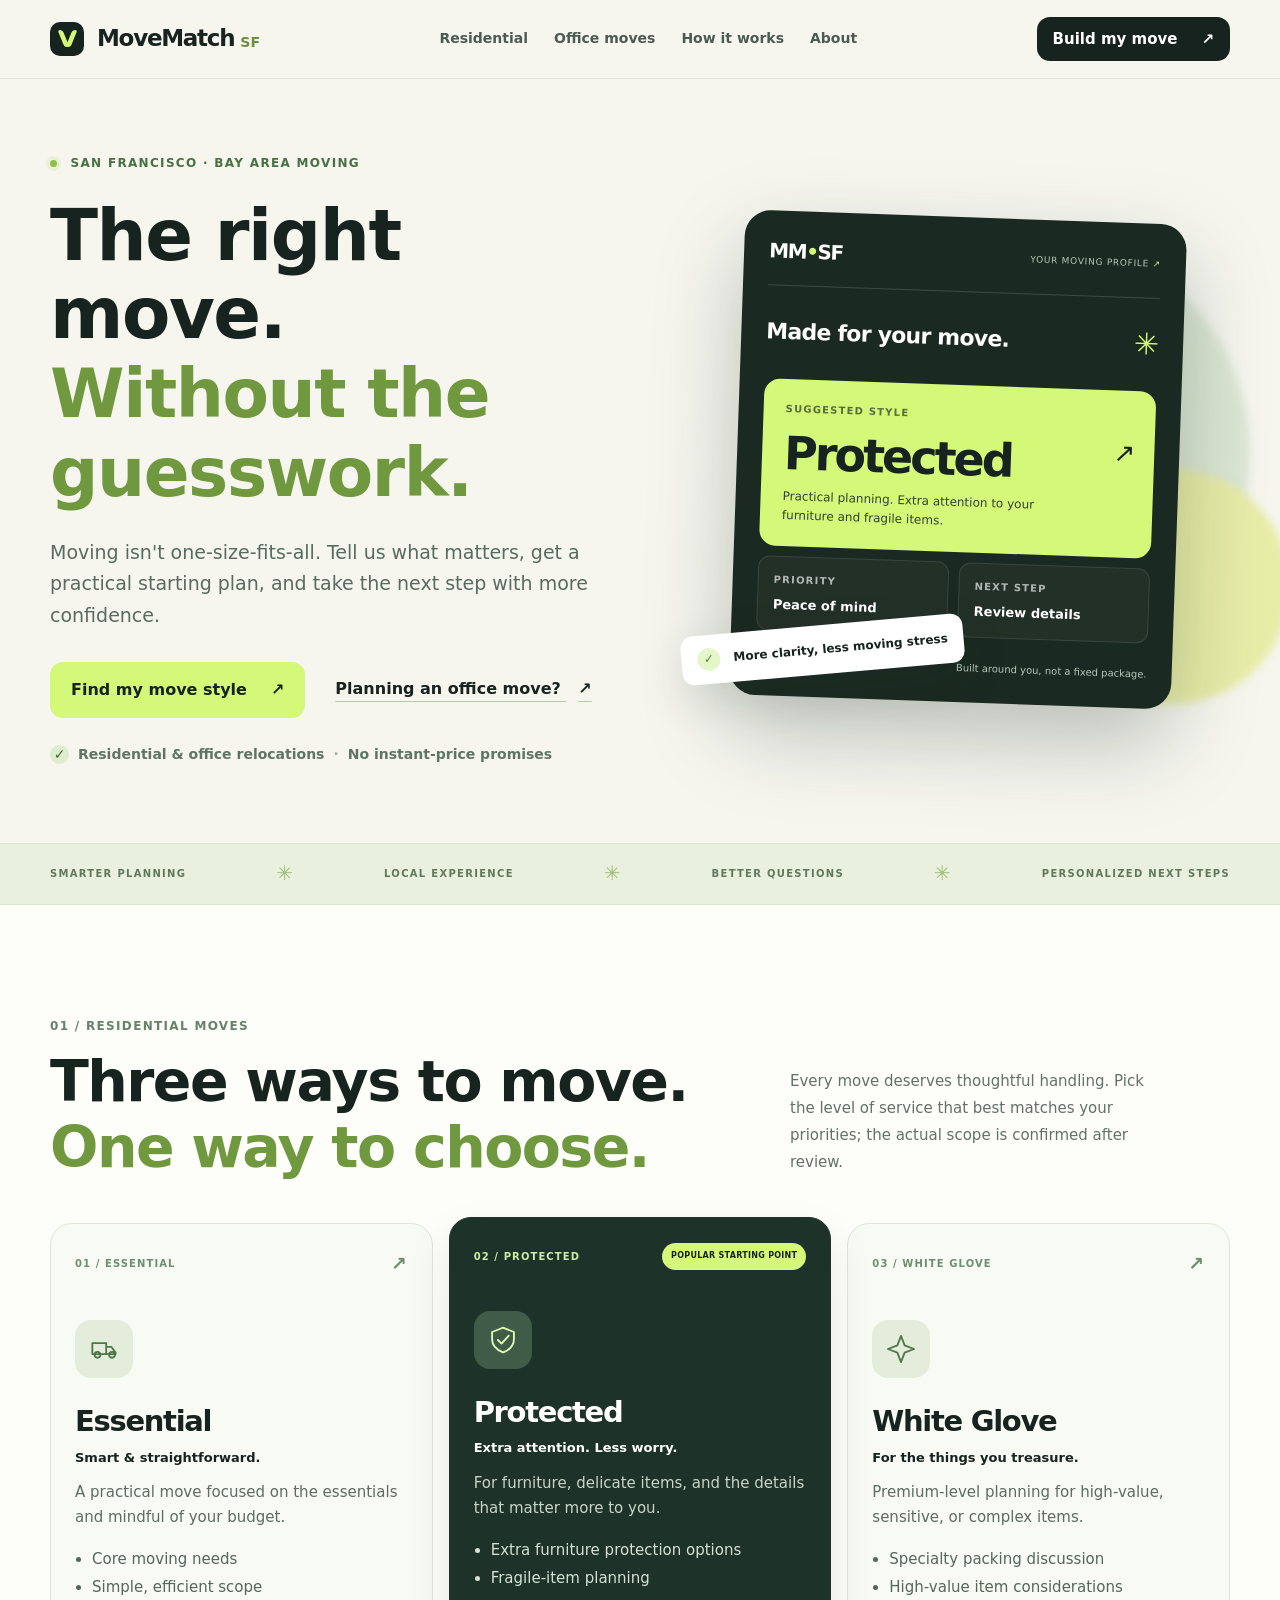
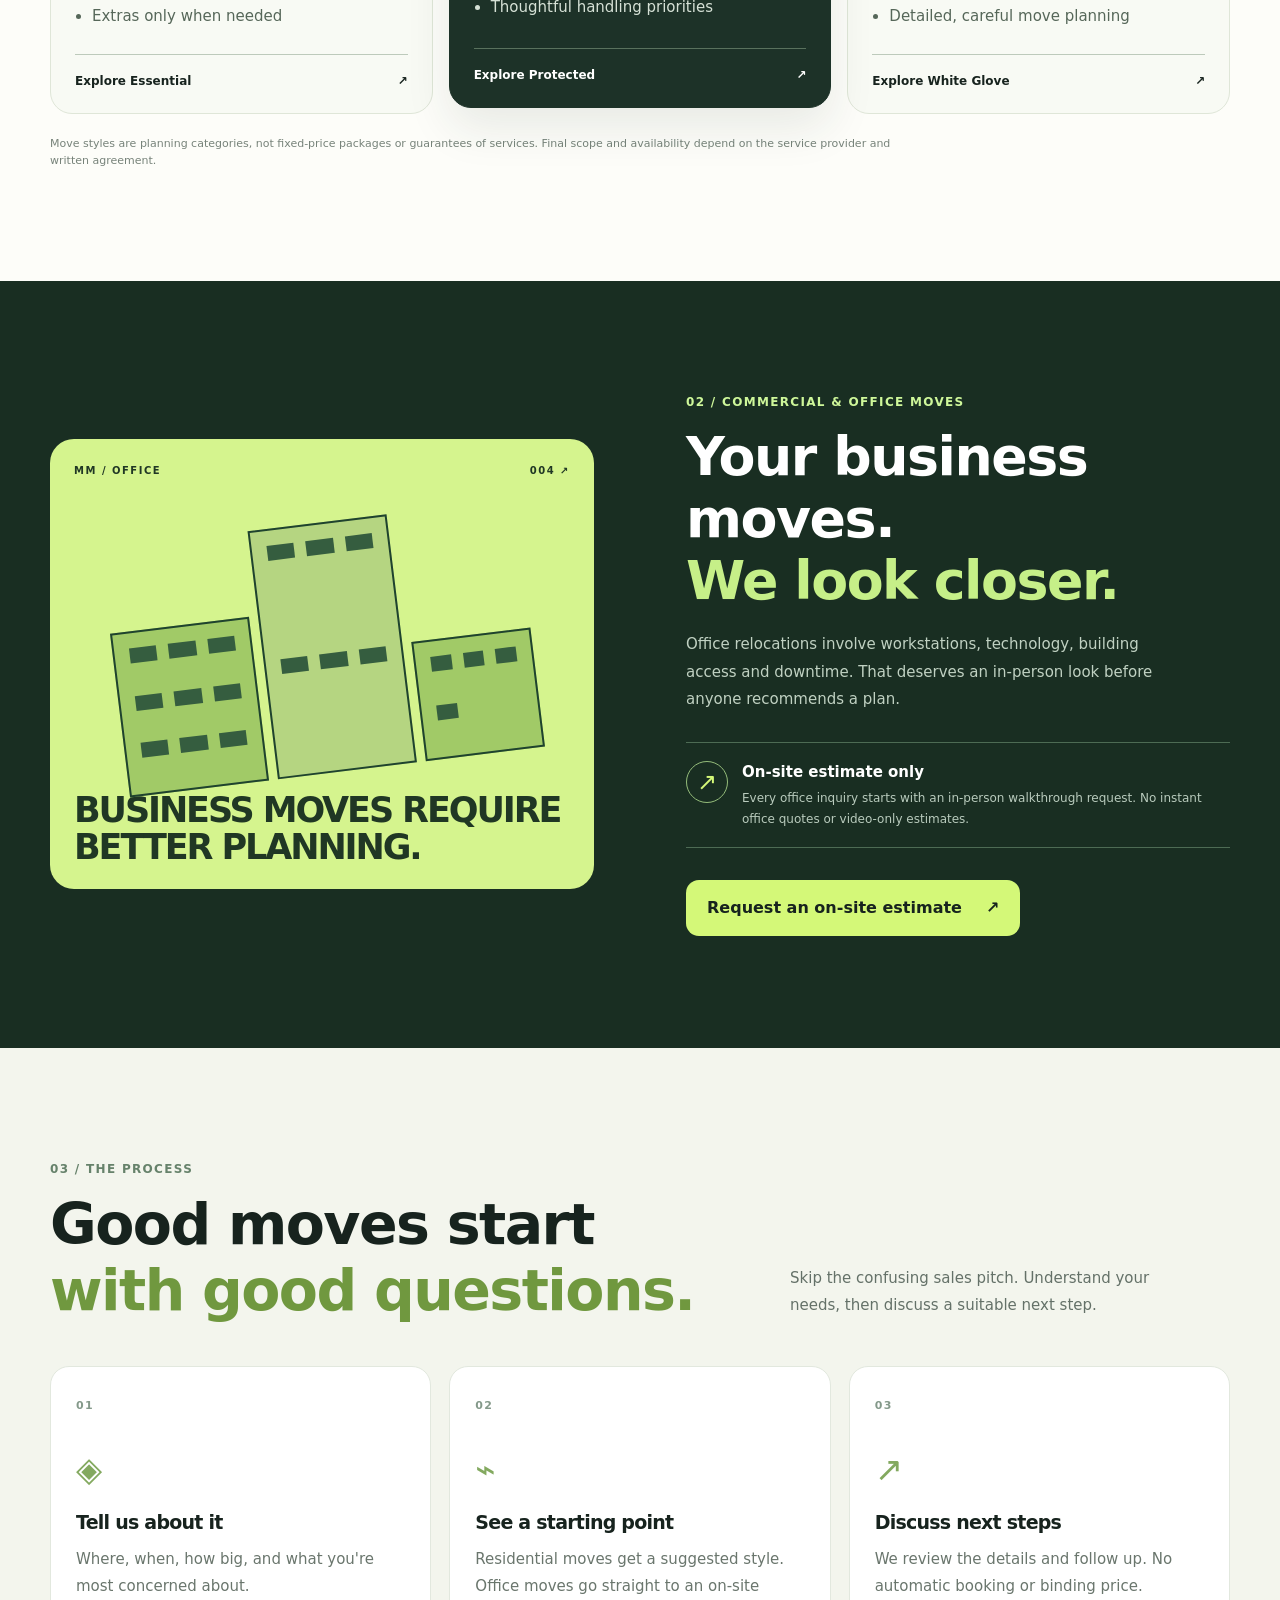
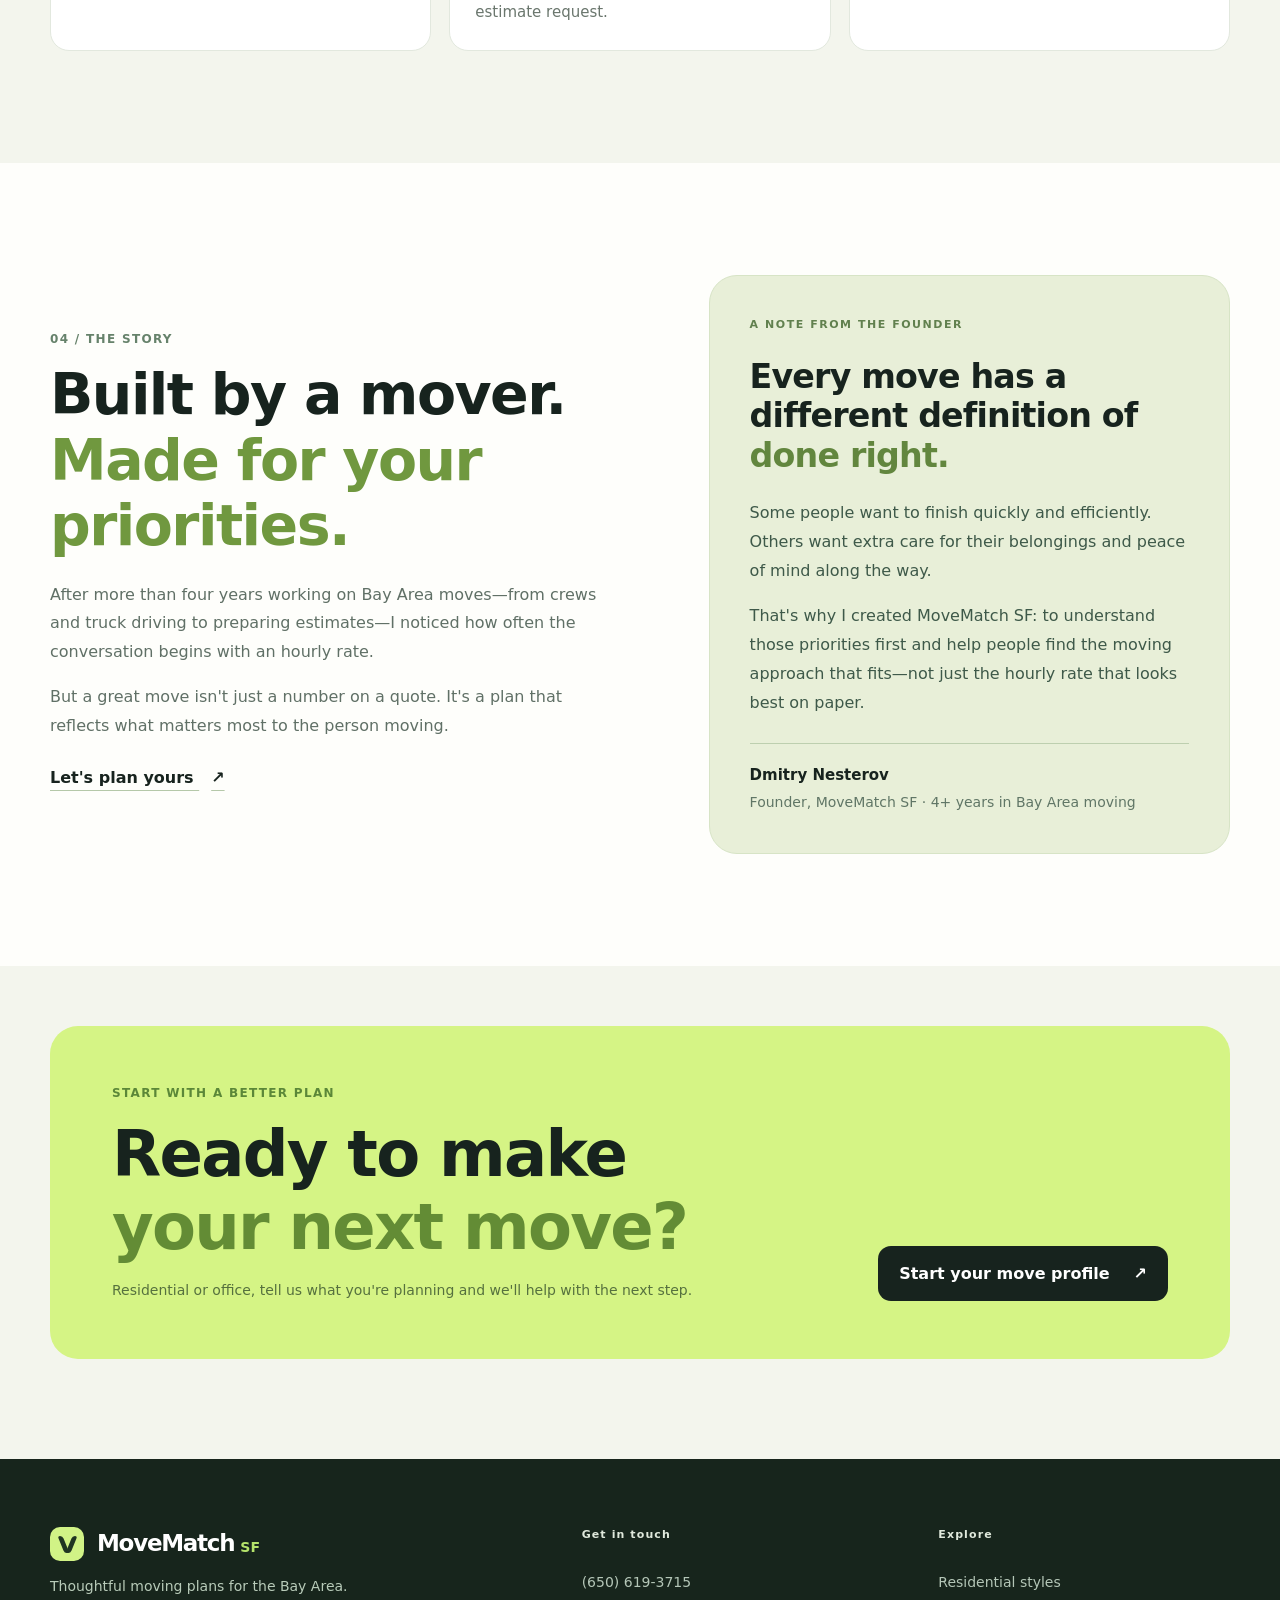
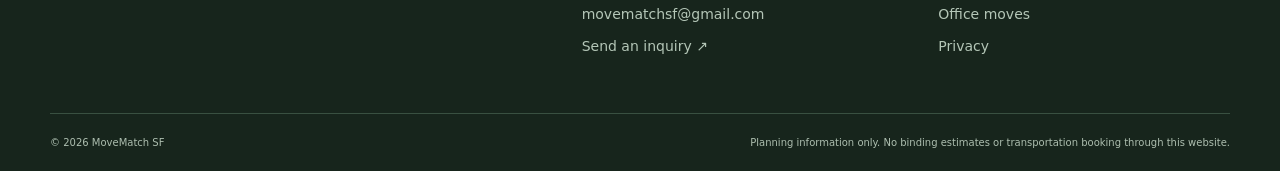
<file: index.html>
<!doctype html>
<html lang="en">
<head>
<meta charset="utf-8">
<meta name="viewport" content="width=device-width,initial-scale=1">
<meta name="theme-color" content="#17231e">
<meta name="description" content="MoveMatch SF helps you plan your Bay Area move. Explore Essential, Protected, and White Glove moving styles, or request an on-site estimate for office moves.">
<meta property="og:type" content="website">
<meta property="og:title" content="MoveMatch SF — Find your kind of move">
<meta property="og:description" content="A clearer way to plan a Bay Area move. Residential moving styles and on-site office estimates.">
<link rel="icon" type="image/svg+xml" href="/assets/favicon.svg">
<title>MoveMatch SF — Find your kind of move</title>
<link rel="stylesheet" href="/assets/styles.css?v=4.2">
<script defer src="/js/config.js"></script>
<script defer src="/js/app.js"></script>
</head>
<body>
<a class="skip" href="#main">Skip to content</a>
<header class="site-header" id="top">
  <div class="container nav-wrap">
    <a class="brand" href="#top" aria-label="MoveMatch SF home"><span class="brand-symbol" aria-hidden="true"><i></i><i></i></span> MoveMatch<span class="brand-sf">SF</span></a>
    <nav class="desktop-nav" aria-label="Primary navigation">
      <a href="#residential">Residential</a><a href="#office">Office moves</a><a href="#how">How it works</a><a href="#about">About</a>
    </nav>
    <button class="btn btn-dark btn-small" type="button" data-start="residential">Build my move <span aria-hidden="true">↗</span></button>
  </div>
</header>
<main id="main">
  <section class="hero" aria-labelledby="hero-title">
    <div class="container hero-grid">
      <div class="hero-content">
        <div class="eyebrow"><span class="pulse-dot" aria-hidden="true"></span> SAN FRANCISCO · BAY AREA MOVING</div>
        <h1 id="hero-title">The right move.<br><em>Without the guesswork.</em></h1>
        <p class="hero-lead">Moving isn't one-size-fits-all. Tell us what matters, get a practical starting plan, and take the next step with more confidence.</p>
        <div class="hero-ctas"><button class="btn btn-accent" data-start="residential" type="button">Find my move style <span aria-hidden="true">↗</span></button><button class="text-link" type="button" data-start="office">Planning an office move? <span aria-hidden="true">↗</span></button></div>
        <div class="hero-small"><span class="check-circle" aria-hidden="true">✓</span> Residential & office relocations <span class="divider-dot">·</span> No instant-price promises</div>
      </div>
      <div class="hero-visual" aria-label="Illustration of a personalized moving plan">
        <div class="orb orb-a"></div><div class="orb orb-b"></div>
        <div class="preview-stack">
          <div class="preview-topline"><span class="preview-mark">MM<span>•</span>SF</span><span class="preview-detail">YOUR MOVING PROFILE <span>↗</span></span></div>
          <div class="preview-heading"><span>Made for your move.</span><span class="preview-spark" aria-hidden="true">✳</span></div>
          <div class="preview-feature"><span class="mini-label">SUGGESTED STYLE</span><span class="preview-name">Protected<span class="preview-arrow">↗</span></span><span class="preview-feature-desc">Practical planning. Extra attention to your furniture and fragile items.</span></div>
          <div class="preview-stats"><div><span class="mini-label">PRIORITY</span><strong>Peace of mind</strong></div><div><span class="mini-label">NEXT STEP</span><strong>Review details</strong></div></div>
          <div class="preview-foot"><div class="tiny-circles"><span></span><span></span><span></span></div><span>Built around you, not a fixed package.</span></div>
        </div>
        <div class="floating-note"><span class="icon-check" aria-hidden="true">✓</span> More clarity, less moving stress</div>
      </div>
    </div>
  </section>
  <section class="ticker" aria-label="Service focus"><div class="container ticker-inner"><span>SMARTER PLANNING</span><span class="ticker-star">✳</span><span>LOCAL EXPERIENCE</span><span class="ticker-star">✳</span><span>BETTER QUESTIONS</span><span class="ticker-star">✳</span><span>PERSONALIZED NEXT STEPS</span></div></section>
  <section id="residential" class="section residential-section" aria-labelledby="res-title">
    <div class="container">
      <div class="section-head"><div><div class="eyebrow muted">01 / RESIDENTIAL MOVES</div><h2 id="res-title">Three ways to move.<br><em>One way to choose.</em></h2></div><p>Every move deserves thoughtful handling. Pick the level of service that best matches your priorities; the actual scope is confirmed after review.</p></div>
      <div class="plan-grid">
        <article class="plan-card"><div class="plan-top"><span class="plan-index">01 / ESSENTIAL</span><span class="plan-symbol">↗</span></div><div class="plan-icon"><svg viewBox="0 0 44 44" fill="none" aria-hidden="true"><path d="M6 29V14h19v15H6Zm19-10h7l6 8v2H25V19ZM13 34a4 4 0 1 0 0-8 4 4 0 0 0 0 8Zm20 0a4 4 0 1 0 0-8 4 4 0 0 0 0 8Z" stroke="currentColor" stroke-width="2.5" stroke-linejoin="round"/></svg></div><h3>Essential</h3><p class="plan-kicker">Smart & straightforward.</p><p>A practical move focused on the essentials and mindful of your budget.</p><ul><li>Core moving needs</li><li>Simple, efficient scope</li><li>Extras only when needed</li></ul><button type="button" class="plan-link" data-plan="Essential">Explore Essential <span>↗</span></button></article>
        <article class="plan-card is-featured"><div class="plan-top"><span class="plan-index">02 / PROTECTED</span><span class="plan-chip">POPULAR STARTING POINT</span></div><div class="plan-icon"><svg viewBox="0 0 44 44" fill="none" aria-hidden="true"><path d="m22 5 15 6v10c0 9-5.2 14.2-15 18-9.8-3.8-15-9-15-18V11l15-6Z" stroke="currentColor" stroke-width="2.5"/><path d="m15 22 5 5 10-11" stroke="currentColor" stroke-width="2.5" stroke-linecap="round" stroke-linejoin="round"/></svg></div><h3>Protected</h3><p class="plan-kicker">Extra attention. Less worry.</p><p>For furniture, delicate items, and the details that matter more to you.</p><ul><li>Extra furniture protection options</li><li>Fragile-item planning</li><li>Thoughtful handling priorities</li></ul><button type="button" class="plan-link" data-plan="Protected">Explore Protected <span>↗</span></button></article>
        <article class="plan-card"><div class="plan-top"><span class="plan-index">03 / WHITE GLOVE</span><span class="plan-symbol">↗</span></div><div class="plan-icon"><svg viewBox="0 0 44 44" fill="none" aria-hidden="true"><path d="m22 4 5 13 13 5-13 5-5 13-5-13-13-5 13-5 5-13Z" stroke="currentColor" stroke-width="2.5" stroke-linejoin="round"/></svg></div><h3>White Glove</h3><p class="plan-kicker">For the things you treasure.</p><p>Premium-level planning for high-value, sensitive, or complex items.</p><ul><li>Specialty packing discussion</li><li>High-value item considerations</li><li>Detailed, careful move planning</li></ul><button type="button" class="plan-link" data-plan="White Glove">Explore White Glove <span>↗</span></button></article>
      </div>
      <p class="disclaimer-inline">Move styles are planning categories, not fixed-price packages or guarantees of services. Final scope and availability depend on the service provider and written agreement.</p>
    </div>
  </section>
  <section id="office" class="section office-section" aria-labelledby="office-title"><div class="container office-grid"><div class="office-art"><div class="office-art-top"><span>MM / OFFICE</span><span>004 ↗</span></div><div class="office-art-buildings" aria-hidden="true"><div class="building building-a"><i></i><i></i><i></i><i></i><i></i><i></i><i></i><i></i><i></i></div><div class="building building-b"><i></i><i></i><i></i><i></i><i></i><i></i></div><div class="building building-c"><i></i><i></i><i></i><i></i></div></div><div class="office-art-footer">BUSINESS MOVES REQUIRE<br>BETTER PLANNING.</div></div><div class="office-copy"><div class="eyebrow light">02 / COMMERCIAL & OFFICE MOVES</div><h2 id="office-title">Your business moves.<br><em>We look closer.</em></h2><p>Office relocations involve workstations, technology, building access and downtime. That deserves an in-person look before anyone recommends a plan.</p><div class="on-site"><span class="on-site-icon">↗</span><div><strong>On-site estimate only</strong><span>Every office inquiry starts with an in-person walkthrough request. No instant office quotes or video-only estimates.</span></div></div><button type="button" class="btn btn-accent" data-start="office">Request an on-site estimate <span>↗</span></button></div></div></section>
  <section id="how" class="section how-section"><div class="container"><div class="section-head"><div><div class="eyebrow muted">03 / THE PROCESS</div><h2>Good moves start<br><em>with good questions.</em></h2></div><p>Skip the confusing sales pitch. Understand your needs, then discuss a suitable next step.</p></div><div class="process-grid"><div class="process-card"><span class="process-num">01</span><div class="process-glyph">◈</div><h3>Tell us about it</h3><p>Where, when, how big, and what you're most concerned about.</p></div><div class="process-card"><span class="process-num">02</span><div class="process-glyph">⌁</div><h3>See a starting point</h3><p>Residential moves get a suggested style. Office moves go straight to an on-site estimate request.</p></div><div class="process-card"><span class="process-num">03</span><div class="process-glyph">↗</div><h3>Discuss next steps</h3><p>We review the details and follow up. No automatic booking or binding price.</p></div></div></div></section>
  <section id="about" class="section about-section" aria-labelledby="about-title">
  <div class="container about-grid">
    <div class="about-copy">
      <div class="eyebrow muted">04 / THE STORY</div>
      <h2 id="about-title">Built by a mover.<br><em>Made for your priorities.</em></h2>
      <p>After more than four years working on Bay Area moves—from crews and truck driving to preparing estimates—I noticed how often the conversation begins with an hourly rate.</p>
      <p>But a great move isn't just a number on a quote. It's a plan that reflects what matters most to the person moving.</p>
      <button type="button" class="text-link" data-start="residential">Let's plan yours <span aria-hidden="true">↗</span></button>
    </div>
    <aside class="founder-note" aria-labelledby="founder-title">
      <div class="founder-note__eyebrow">A NOTE FROM THE FOUNDER</div>
      <h3 id="founder-title">Every move has a different definition of <em>done right.</em></h3>
      <p>Some people want to finish quickly and efficiently. Others want extra care for their belongings and peace of mind along the way.</p>
      <p>That's why I created MoveMatch SF: to understand those priorities first and help people find the moving approach that fits—not just the hourly rate that looks best on paper.</p>
      <div class="founder-note__signature"><strong>Dmitry Nesterov</strong><span>Founder, MoveMatch SF · 4+ years in Bay Area moving</span></div>
    </aside>
  </div>
</section>
  <section class="section cta-section"><div class="container cta-card"><div><div class="eyebrow">START WITH A BETTER PLAN</div><h2>Ready to make<br><em>your next move?</em></h2><p>Residential or office, tell us what you're planning and we'll help with the next step.</p></div><button type="button" class="btn btn-ink-outline" data-start="residential">Start your move profile <span>↗</span></button></div></section>
</main>
<footer class="site-footer"><div class="container footer-inner"><div class="footer-brand"><a class="brand" href="#top"><span class="brand-symbol" aria-hidden="true"><i></i><i></i></span> MoveMatch<span class="brand-sf">SF</span></a><p>Thoughtful moving plans for the Bay Area.</p></div><div class="footer-contact"><div class="footer-heading">Get in touch</div><a href="#" data-contact="phone" hidden></a><a href="#" data-contact="email" hidden></a><button type="button" data-start="residential" class="footer-link">Send an inquiry ↗</button></div><div class="footer-contact"><div class="footer-heading">Explore</div><a href="#residential">Residential styles</a><a href="#office">Office moves</a><a href="/privacy.html">Privacy</a></div></div><div class="container footer-bottom"><span>© <span id="year">2026</span> MoveMatch SF</span><span>Planning information only. No binding estimates or transportation booking through this website.</span></div></footer>

<div class="modal-overlay" id="modal" hidden>
 <div class="wizard" role="dialog" aria-modal="true" aria-labelledby="wizard-title">
  <div class="wizard-header"><div class="brand brand-small"><span class="brand-symbol" aria-hidden="true"><i></i><i></i></span> MoveMatch<span class="brand-sf">SF</span></div><button type="button" id="close-modal" class="close-modal" aria-label="Close move planner">×</button></div>
  <div class="wizard-progress"><div class="progress-track"><div class="progress-fill" id="progress-fill"></div></div><span id="progress-text">Step 1 of 4</span></div>
  <form name="move-request" id="move-form" method="POST" action="/success.html" data-netlify="true" netlify-honeypot="bot-field" novalidate>
   <input type="hidden" name="form-name" value="move-request">
   <p class="visually-hidden"><label>Do not fill this out <input name="bot-field" tabindex="-1" autocomplete="off"></label></p>
   <!-- Legacy field aliases keep the existing Zapier SMS mappings working after the v4 upgrade. -->
   <input type="hidden" name="customer-name" id="legacy-customer-name">
   <input type="hidden" name="phone" id="legacy-phone">
   <input type="hidden" name="move-type" id="legacy-move-type">
   <input type="hidden" name="source" id="lead-source"><input type="hidden" name="campaign" id="lead-campaign"><input type="hidden" name="recommended_style" id="recommended-style"><input type="hidden" name="consultation_type" id="consultation-type"><input type="hidden" name="site_version" value="v4">
   <fieldset class="wizard-step active" data-step="1"><legend class="visually-hidden">Move category</legend><div class="eyebrow muted">STEP 01 / THE BASICS</div><h2 id="wizard-title">What are we moving?</h2><p class="wizard-lead">Let's start with the big picture.</p><div class="option-grid"><label class="choice"><input type="radio" name="move_type" value="Residential" required><span class="choice-icon">⌂</span><strong>My home</strong><small>Apartment, house, or condo</small></label><label class="choice"><input type="radio" name="move_type" value="Office / Commercial" required><span class="choice-icon">▦</span><strong>Office / commercial</strong><small>Workspace or business relocation</small></label></div></fieldset>
   <fieldset class="wizard-step" data-step="2"><legend class="visually-hidden">Move details</legend><div class="eyebrow muted">STEP 02 / MOVE DETAILS</div><h2>Tell us the essentials.</h2><p class="wizard-lead">A few details help us understand your move.</p><div class="form-grid"><label class="field"><span>Preferred moving date</span><input name="move_date" type="date" required></label><label class="field"><span>Pickup ZIP code</span><input name="pickup_zip" type="text" inputmode="numeric" maxlength="5" pattern="[0-9]{5}" placeholder="94110" required></label><label class="field"><span>Destination ZIP code</span><input name="destination_zip" type="text" inputmode="numeric" maxlength="5" pattern="[0-9]{5}" placeholder="94015" required></label><div class="field" data-only="residential"><label for="home-size">Home size</label><select id="home-size" name="home_size" required><option value="">Select size</option><option>Studio</option><option>1 bedroom</option><option>2 bedrooms</option><option>3 bedrooms</option><option>4+ bedrooms / house</option></select></div><div class="field" data-only="office"><label for="office-size">Approximate office size</label><select id="office-size" name="office_size" required><option value="">Select size</option><option>Under 10 workstations</option><option>10–25 workstations</option><option>26–50 workstations</option><option>50+ workstations</option><option>Other / not sure</option></select></div><div class="field full" data-only="office"><label for="office-address">Address for the on-site walkthrough</label><input id="office-address" name="office_site_address" type="text" placeholder="Street address, city, state" required></div></div></fieldset>
   <fieldset class="wizard-step" data-step="3"><legend class="visually-hidden">Special considerations</legend><div class="eyebrow muted">STEP 03 / PRIORITIES</div><h2 id="step3-title">What matters most?</h2><p class="wizard-lead" id="step3-intro">Choose your priority, then add any special details.</p>
    <div data-only="residential"><div class="priority-choices"><label class="priority-item"><input type="radio" name="priority" value="Budget / streamlined" required><span><b>Keep it simple</b><small>Budget and efficiency come first</small></span></label><label class="priority-item"><input type="radio" name="priority" value="Extra care" required><span><b>Extra protection</b><small>Furniture and fragile items need attention</small></span></label><label class="priority-item"><input type="radio" name="priority" value="Premium / specialty" required><span><b>Premium handling</b><small>High-value, fragile, or specialty pieces</small></span></label></div><div class="field top-space"><label for="special-items">Special items or services</label><select id="special-items" name="special_items"><option value="None selected">None / not sure</option><option>TVs / electronics</option><option>Artwork / antiques</option><option>Piano / safe / oversized pieces</option><option>Full packing / unpacking</option><option>Several special items</option></select></div></div>
    <div data-only="office"><div class="office-in-form"><span class="onsite-tag">ON-SITE ESTIMATE REQUIRED</span><strong>We start with an in-person walkthrough.</strong><p>No phone-only or video-only estimates for office relocations. Request a preferred walkthrough date and share building constraints.</p></div><div class="form-grid"><label class="field"><span>Preferred on-site visit date</span><input type="date" name="office_visit_date" required></label><div class="field"><label for="business-access">Building access</label><select name="office_access" id="business-access"><option>Not sure yet</option><option>Elevator / loading dock</option><option>Stairs / restricted access</option><option>Multiple locations</option></select></div><div class="field full"><label for="downtime">Preferred moving window</label><select id="downtime" name="office_moving_window"><option>Flexible</option><option>Business hours</option><option>Evenings / overnight</option><option>Weekend</option></select></div></div></div>
   </fieldset>
   <fieldset class="wizard-step" data-step="4"><legend class="visually-hidden">Contact information</legend><div class="eyebrow muted">STEP 04 / NEXT STEP</div><h2>Let's make a plan.</h2><p class="wizard-lead" id="final-intro">Share your contact information, and we'll review your move details.</p><div class="recommended-box"><div><span class="mini-label">YOUR NEXT STEP</span><strong id="result-style">Protected move</strong></div><p id="result-copy">A suggested style — not a final quote.</p></div><div class="form-grid"><label class="field"><span>Your name</span><input name="customer_name" type="text" autocomplete="name" placeholder="Full name" maxlength="100" required></label><label class="field"><span>Phone</span><input name="customer_phone" type="tel" autocomplete="tel" placeholder="(415) 555-0100" maxlength="30" required></label><label class="field full"><span>Email</span><input name="customer_email" type="email" autocomplete="email" placeholder="you@example.com" maxlength="150" required></label><label class="field full"><span>Anything else we should know? (optional)</span><textarea name="notes" rows="3" maxlength="1500" placeholder="Access details, building rules, timing, fragile items..."></textarea></label></div><label class="consent"><input type="checkbox" name="consent_to_contact" value="Yes" required><span>I agree to be contacted about this moving inquiry by phone or email. I understand this is not a booking or a binding quote. <a href="/privacy.html" target="_blank" rel="noopener noreferrer">Privacy policy ↗</a></span></label></fieldset>
   <div class="wizard-actions"><button type="button" id="wizard-back" class="btn btn-ghost" hidden>← Back</button><div class="status-message" id="form-status" role="status" aria-live="polite"></div><button type="button" id="wizard-next" class="btn btn-dark">Continue ↗</button><button type="submit" id="wizard-submit" class="btn btn-accent" hidden>Send request ↗</button></div>
  </form>
 </div>
</div>
<noscript><div class="noscript">JavaScript is needed to use the move planner. You can enable it in your browser, or check back later.</div></noscript>
</body>
</html>
</file>
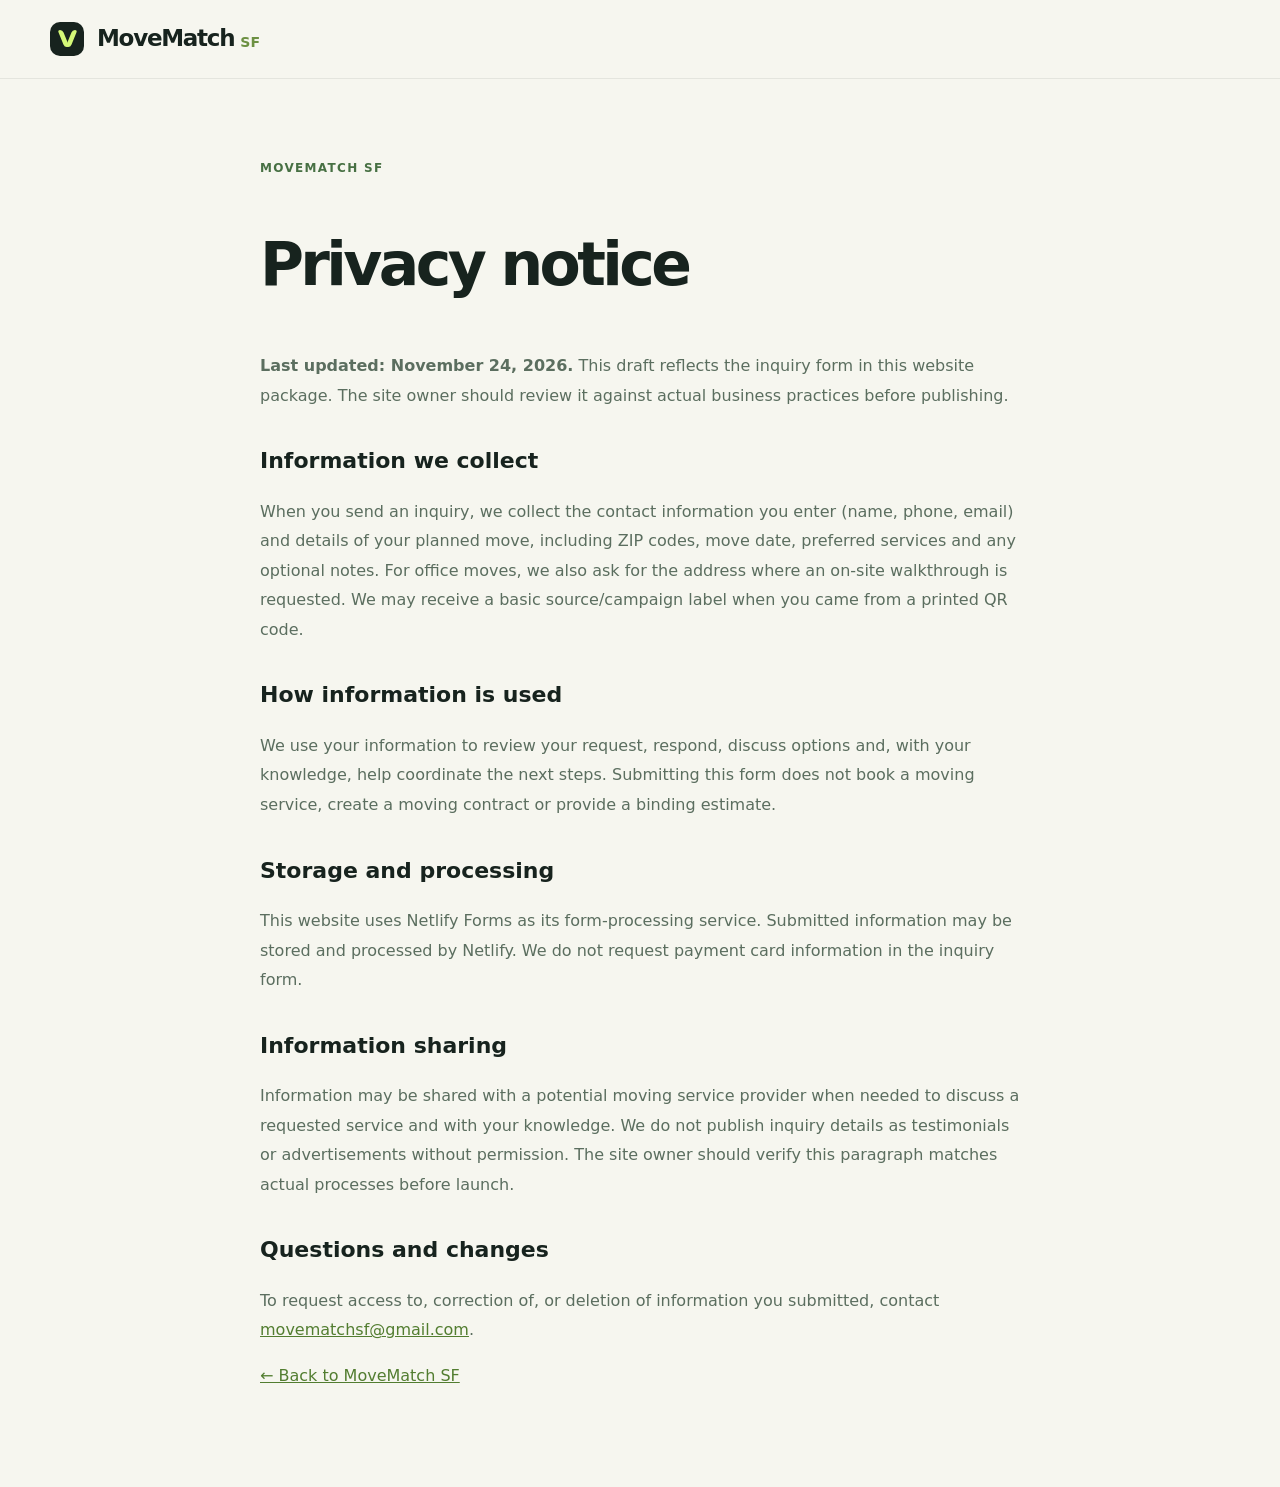
<file: privacy.html>
<!doctype html><html lang="en"><head><meta charset="utf-8"><meta name="viewport" content="width=device-width,initial-scale=1"><title>Privacy — MoveMatch SF</title><meta name="description" content="How MoveMatch SF handles moving inquiry information."><link rel="icon" href="/assets/favicon.svg" type="image/svg+xml"><link rel="stylesheet" href="/assets/styles.css"><script defer src="/js/config.js"></script><script defer src="/js/privacy.js"></script></head><body><header class="site-header"><div class="container nav-wrap"><a class="brand" href="/"><span class="brand-symbol" aria-hidden="true"><i></i><i></i></span>MoveMatch<span class="brand-sf">SF</span></a></div></header><main class="container policy-layout"><div class="eyebrow">MOVEMATCH SF</div><h1>Privacy notice</h1><p><strong>Last updated: November 24, 2026.</strong> This draft reflects the inquiry form in this website package. The site owner should review it against actual business practices before publishing.</p><h2>Information we collect</h2><p>When you send an inquiry, we collect the contact information you enter (name, phone, email) and details of your planned move, including ZIP codes, move date, preferred services and any optional notes. For office moves, we also ask for the address where an on-site walkthrough is requested. We may receive a basic source/campaign label when you came from a printed QR code.</p><h2>How information is used</h2><p>We use your information to review your request, respond, discuss options and, with your knowledge, help coordinate the next steps. Submitting this form does not book a moving service, create a moving contract or provide a binding estimate.</p><h2>Storage and processing</h2><p>This website uses Netlify Forms as its form-processing service. Submitted information may be stored and processed by Netlify. We do not request payment card information in the inquiry form.</p><h2>Information sharing</h2><p>Information may be shared with a potential moving service provider when needed to discuss a requested service and with your knowledge. We do not publish inquiry details as testimonials or advertisements without permission. The site owner should verify this paragraph matches actual processes before launch.</p><h2>Questions and changes</h2><p>To request access to, correction of, or deletion of information you submitted, contact <span id="privacy-contact">the site operator using their contact details on the main website</span>.</p><p><a href="/">← Back to MoveMatch SF</a></p></main></body></html>
</file>
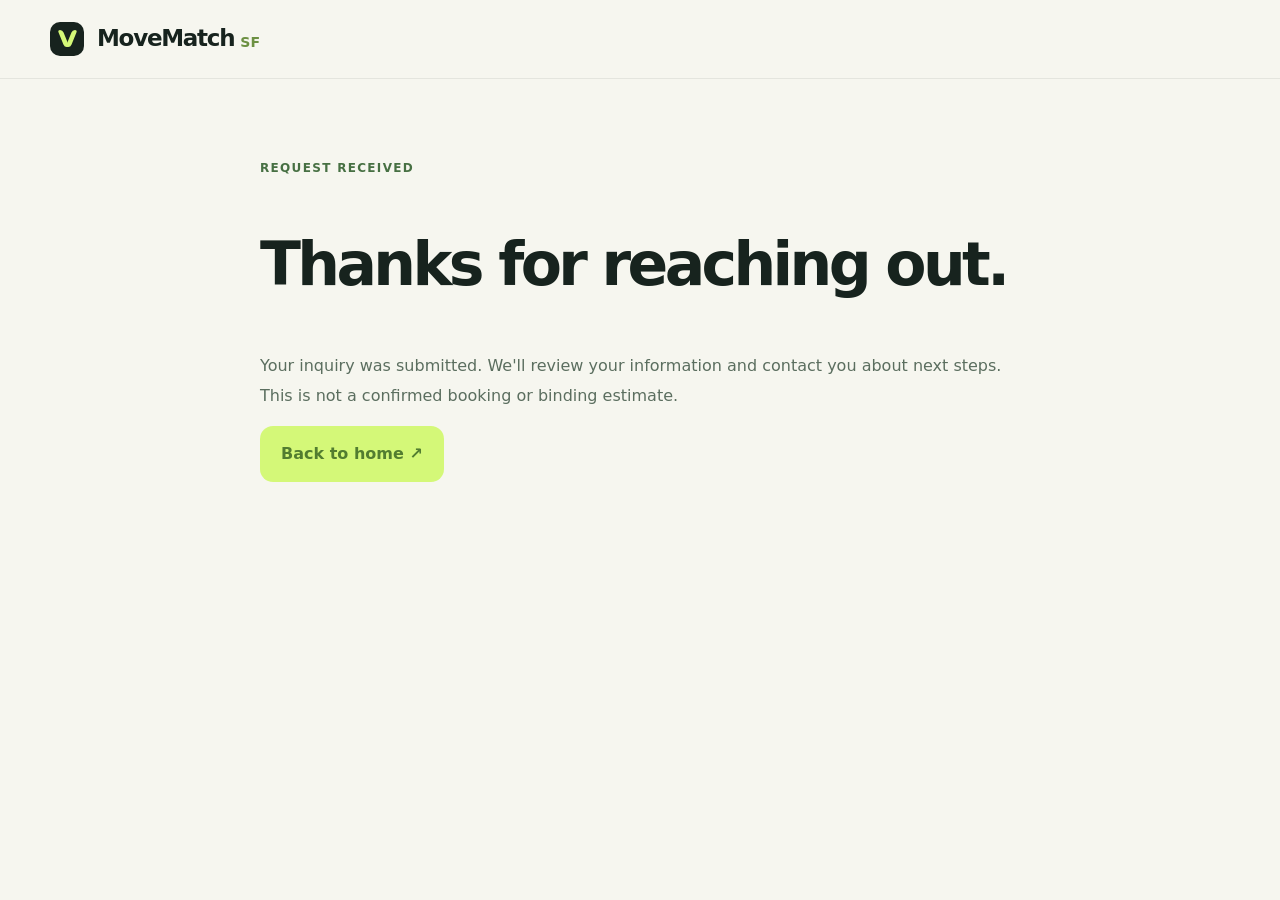
<file: success.html>
<!doctype html><html lang="en"><head><meta charset="utf-8"><meta name="viewport" content="width=device-width,initial-scale=1"><meta name="robots" content="noindex"><title>Request received — MoveMatch SF</title><link rel="icon" href="/assets/favicon.svg" type="image/svg+xml"><link rel="stylesheet" href="/assets/styles.css"></head><body><header class="site-header"><div class="container nav-wrap"><a class="brand" href="/"><span class="brand-symbol" aria-hidden="true"><i></i><i></i></span>MoveMatch<span class="brand-sf">SF</span></a></div></header><main class="container policy-layout"><div class="eyebrow">REQUEST RECEIVED</div><h1>Thanks for reaching out.</h1><p>Your inquiry was submitted. We'll review your information and contact you about next steps. This is not a confirmed booking or binding estimate.</p><a class="btn btn-accent" href="/">Back to home ↗</a></main></body></html>
</file>
<file: assets/styles.css>
:root{--ink:#17231e;--ink2:#24362e;--ink3:#395046;--cream:#f6f6ef;--cream2:#f1f0e6;--paper:#fff;--accent:#d4f878;--accent2:#bce65d;--line:#d9ddd3;--muted:#58675e;--radius:20px;--shadow:0 28px 80px rgba(19,38,29,.13)}
*,*:before,*:after{box-sizing:border-box}html{scroll-behavior:smooth}body{margin:0;background:var(--cream);color:var(--ink);font-family:Inter,ui-sans-serif,system-ui,-apple-system,"Segoe UI",sans-serif;line-height:1.55;-webkit-font-smoothing:antialiased}body.modal-open{overflow:hidden}button,input,textarea,select{font:inherit}button{cursor:pointer}button,a{touch-action:manipulation}a{color:inherit}button:focus-visible,a:focus-visible,input:focus-visible,textarea:focus-visible,select:focus-visible{outline:3px solid #a2cd37;outline-offset:3px}[hidden],.visually-hidden:not(:focus){display:none!important}.visually-hidden{position:absolute;width:1px;height:1px;padding:0;margin:-1px;overflow:hidden;clip:rect(0,0,0,0);white-space:nowrap;border:0}.skip{position:absolute;top:-90px;left:10px;background:var(--accent);padding:10px;z-index:100}.skip:focus{top:10px}.container{width:min(1180px,calc(100% - 48px));margin:auto}.site-header{position:sticky;top:0;z-index:20;background:rgba(246,246,239,.95);backdrop-filter:blur(12px);border-bottom:1px solid rgba(23,35,30,.08)}.nav-wrap{min-height:78px;display:flex;align-items:center;justify-content:space-between;gap:32px}.brand{display:inline-flex;gap:3px;align-items:center;text-decoration:none;font-weight:850;letter-spacing:-.055em;font-size:23px;white-space:nowrap}.brand-sf{color:#6c9042;font-size:14px;letter-spacing:0;margin-left:3px;align-self:baseline;padding-top:11px}.brand-symbol{position:relative;display:inline-flex;gap:3px;background:var(--ink);width:34px;height:34px;border-radius:10px;margin-right:10px;align-items:center;justify-content:center}.brand-symbol i{height:17px;width:5px;background:var(--accent);border-radius:3px;transform:skew(22deg)}.brand-symbol i+i{transform:skew(-22deg)}.desktop-nav{display:flex;align-items:center;gap:26px}.desktop-nav a{text-decoration:none;font-size:13px;font-weight:700;color:#4c5b52}.desktop-nav a:hover,.text-link:hover,.footer-contact a:hover{color:#85a838}.btn{border:0;border-radius:13px;display:inline-flex;align-items:center;justify-content:space-between;gap:24px;font-size:14px;font-weight:800;white-space:nowrap;text-decoration:none;padding:17px 21px;transition:transform .16s,background .16s,box-shadow .16s}.btn:hover{transform:translateY(-2px)}.btn-small{padding:12px 16px;font-size:12px}.btn-dark{background:var(--ink);color:var(--paper)}.btn-dark:hover{background:#324b3d}.btn-accent{background:var(--accent);color:var(--ink)}.btn-accent:hover{background:var(--accent2);box-shadow:0 8px 30px #c0e77644}.btn-ink-outline{background:var(--ink);color:white}.btn-ghost{background:#edf0e8;color:var(--ink)}.text-link{background:none;border:0;padding:9px 0;color:var(--ink);font-weight:800;font-size:14px;text-align:left;text-decoration:underline;text-decoration-color:#b5c8a9;text-underline-offset:7px}.text-link span{margin-left:12px}.eyebrow{font-size:11px;letter-spacing:.15em;font-weight:850;color:#477043}.eyebrow.muted{color:#66826b}.eyebrow.light{color:#cef79a}.pulse-dot{display:inline-block;width:7px;height:7px;margin-right:8px;border-radius:50%;background:#8ebf46;box-shadow:0 0 0 4px #9ac94624}.hero{overflow:hidden}.hero-grid{min-height:590px;display:grid;grid-template-columns:1.03fr .97fr;align-items:center;gap:60px;padding-top:75px;padding-bottom:78px}.hero h1{font-size:clamp(56px,5.5vw,82px);font-weight:800;letter-spacing:-.075em;line-height:1.045;margin:24px 0 25px}.hero h1 em,h2 em{font-style:normal;color:#70983f}.hero-lead{font-size:18px;line-height:1.75;color:#586b60;max-width:550px;margin:0 0 31px}.hero-ctas{display:flex;gap:30px;align-items:center;flex-wrap:wrap}.hero-small{display:flex;gap:9px;align-items:center;flex-wrap:wrap;margin-top:26px;font-size:12px;font-weight:700;color:#5f7465}.check-circle{background:#deedce;color:#47693c;border-radius:50%;width:19px;height:19px;text-align:center;line-height:19px}.divider-dot{opacity:.5}.hero-visual{height:490px;display:grid;place-items:center;position:relative}.orb{position:absolute;border-radius:100%;filter:blur(4px)}.orb-a{width:450px;height:450px;background:#dce7d5;right:-20px;top:15px}.orb-b{width:235px;height:235px;background:#e7eca7;right:-60px;bottom:0}.preview-stack{background:#1a2921;width:min(100%,442px);border-radius:26px;padding:25px;color:white;box-shadow:0 35px 85px rgba(18,40,26,.26);position:relative;transform:rotate(2deg);z-index:1}.preview-topline{display:flex;justify-content:space-between;align-items:center;border-bottom:1px solid #ffffff28;padding-bottom:18px;gap:10px}.preview-mark{letter-spacing:-.07em;font-size:20px;font-weight:850}.preview-mark span{color:var(--accent)}.preview-detail{font-size:9px;color:#b4c7b7;letter-spacing:.08em}.preview-detail span{color:var(--accent)}.preview-heading{display:flex;align-items:center;justify-content:space-between;font-size:22px;font-weight:750;letter-spacing:-.035em;padding:23px 0}.preview-spark{color:var(--accent);font-size:30px}.preview-feature{background:var(--accent);color:var(--ink);border-radius:16px;padding:22px;display:flex;flex-direction:column}.mini-label{display:block;font-size:10px;letter-spacing:.12em;font-weight:800;opacity:.65}.preview-name{font-size:46px;font-weight:800;letter-spacing:-.065em;line-height:1.2;margin:10px 0 6px}.preview-arrow{font-size:26px;font-weight:400;float:right}.preview-feature-desc{font-size:12px;line-height:1.55;max-width:290px;color:#31412f}.preview-stats{display:grid;grid-template-columns:1fr 1fr;gap:10px;margin-top:10px}.preview-stats>div{padding:15px;border:1px solid #ffffff1c;border-radius:12px;background:#ffffff09}.preview-stats strong{font-size:13px;display:block;margin-top:7px}.preview-foot{display:flex;gap:12px;align-items:center;justify-content:space-between;margin-top:22px;color:#b5c7ba;font-size:10px}.tiny-circles{display:flex;gap:0}.tiny-circles span{width:18px;height:18px;border-radius:50%;background:#a0b7a0;border:2px solid #1a2921;margin-right:-6px}.tiny-circles span:nth-child(2){background:#8a9c80}.tiny-circles span:nth-child(3){background:#d4f878}.floating-note{position:absolute;z-index:3;bottom:30px;left:-6px;transform:rotate(-5deg);font-size:12px;font-weight:800;padding:13px 16px;background:white;border-radius:12px;box-shadow:0 15px 45px #25352520}.icon-check{display:inline-grid;place-items:center;width:23px;height:23px;background:#e6f6cb;border-radius:50%;margin-right:9px;color:#5b873a}.ticker{background:#e9f0dd;border-top:1px solid #dae6cc;border-bottom:1px solid #dae6cc}.ticker-inner{display:flex;justify-content:space-between;align-items:center;gap:8px;min-height:60px;color:#60795c;font-size:10px;font-weight:850;letter-spacing:.13em}.ticker-star{font-size:20px;color:#9fbc79}.section{padding:112px 0}.section-head{display:grid;grid-template-columns:1.2fr .8fr;align-items:end;gap:80px;margin-bottom:43px}.section h2{font-size:clamp(39px,4.45vw,60px);letter-spacing:-.066em;line-height:1.1;font-weight:800;margin:14px 0 0}.section-head p{max-width:370px;color:#647168;font-size:15px;line-height:1.8;margin:0 0 4px}.residential-section{background:#fdfdf9}.plan-grid{display:grid;grid-template-columns:repeat(3,1fr);gap:16px}.plan-card{min-height:480px;display:flex;flex-direction:column;background:#f8faf4;border:1px solid #dfe6d8;border-radius:22px;padding:25px 24px 22px}.plan-card.is-featured{background:#1d3228;color:#fff;border-color:#1d3228;box-shadow:0 20px 46px #1e342818;transform:translateY(-6px)}.plan-top{display:flex;justify-content:space-between;align-items:center;gap:10px;font-size:10px;letter-spacing:.11em;font-weight:850;color:#6e8d73}.is-featured .plan-top{color:#cdeba6}.plan-symbol{font-size:19px}.plan-chip{color:#17231e;background:var(--accent);padding:7px 9px;border-radius:100px;font-size:8px;letter-spacing:.035em}.plan-icon{width:58px;height:58px;border-radius:16px;display:grid;place-items:center;background:#e4eddc;color:#4e7747;margin:41px 0 21px}.plan-icon svg{height:32px;width:32px}.is-featured .plan-icon{background:#405b48;color:#e0ffb4}.plan-card h3{font-size:29px;letter-spacing:-.045em;margin:0}.plan-kicker{font-size:13px;font-weight:800;margin:4px 0 12px}.plan-card>p:not(.plan-kicker){font-size:13px;color:#5e6c60;line-height:1.7;margin:0}.plan-card.is-featured>p:not(.plan-kicker){color:#cad5ca}.plan-card ul{padding-left:17px;font-size:12px;line-height:1.9;color:#566759;margin:14px 0 24px}.plan-card.is-featured ul{color:#d6e1d6}.plan-link{margin-top:auto;border:0;border-top:1px solid #bdcabb;background:transparent;padding:17px 0 0;font-size:12px;font-weight:850;text-align:left;display:flex;justify-content:space-between;color:inherit}.is-featured .plan-link{border-top-color:#59715d}.plan-link:hover{color:#80aa4b}.disclaimer-inline{font-size:11px;color:#77837a;margin:21px 0 0;max-width:880px}.office-section{background:#192e22;color:white;overflow:hidden}.office-grid{display:grid;grid-template-columns:1fr 1fr;gap:92px;align-items:center}.office-art{min-height:450px;border-radius:24px;background:#d5f48e;color:#203724;padding:24px;display:flex;flex-direction:column;justify-content:space-between;overflow:hidden}.office-art-top{display:flex;justify-content:space-between;font-size:10px;font-weight:900;letter-spacing:.15em}.office-art-buildings{height:255px;display:flex;align-items:flex-end;justify-content:center;gap:9px;transform:rotate(-7deg);margin-bottom:-20px}.building{border:2px solid #1f432e;background:#a1ca67;display:grid;grid-template-columns:repeat(3,1fr);gap:12px;padding:15px}.building i{background:#355d3f;height:15px}.building-a{height:165px;width:140px}.building-b{height:250px;width:140px;background:#b5d581}.building-c{height:120px;width:120px}.office-art-footer{font-size:35px;line-height:1.05;letter-spacing:-.06em;font-weight:900}.office-copy h2{font-size:clamp(42px,4.2vw,57px);margin:15px 0 19px}.office-copy h2 em{color:#c6ef88}.office-copy>p{color:#c0d1c2;font-size:15px;line-height:1.85;max-width:480px}.on-site{display:flex;gap:14px;margin:28px 0 32px;padding:18px 0;border-block:1px solid #4d6b54}.on-site-icon{display:grid;place-items:center;min-width:42px;height:42px;border:1px solid #94bc7a;border-radius:50%;color:var(--accent);font-size:24px}.on-site strong{display:block;font-size:15px}.on-site span:last-child{display:block;font-size:12px;line-height:1.7;color:#b9cbbd;margin-top:4px}.how-section{background:#f3f5ed}.process-grid{display:grid;grid-template-columns:repeat(3,1fr);gap:18px}.process-card{background:#fff;border:1px solid #e2e8de;border-radius:19px;padding:25px;min-height:250px}.process-num{color:#84998a;letter-spacing:.12em;font-size:11px;font-weight:850}.process-glyph{margin:26px 0 12px;font-size:34px;color:#83a95f}.process-card h3{margin:0 0 9px;font-size:19px;letter-spacing:-.04em}.process-card p{font-size:13px;color:#6a766d;line-height:1.75;margin:0}.about-section{background:#fefefb}.about-grid{display:grid;grid-template-columns:1fr .9fr;gap:80px;align-items:center}.about-copy h2{margin-bottom:22px}.about-copy>p{color:#607066;max-width:570px;font-size:15px;line-height:1.8}.about-quote{min-height:360px;background:#e8efd8;border-radius:28px;padding:35px;display:flex;flex-direction:column;justify-content:space-between}.quote-symbol{font-size:100px;line-height:1;font-family:Georgia,serif;color:#73924a}.about-quote p{font-size:clamp(25px,3.0vw,38px);line-height:1.25;font-weight:750;letter-spacing:-.05em;margin:0}.about-footer{border-top:1px solid #c5d5b7;padding-top:19px;display:flex;justify-content:space-between;font-size:10px;font-weight:850;letter-spacing:.07em;color:#69816c}.cta-section{background:#f3f5ed;padding:60px 0 100px}.cta-card{background:#d5f485;border-radius:28px;padding:58px 62px;display:flex;align-items:end;justify-content:space-between;gap:25px}.cta-card .eyebrow{color:#5b8738}.cta-card h2{margin:15px 0;font-size:clamp(45px,5vw,65px)}.cta-card h2 em{color:#638c35}.cta-card p{margin:0;color:#56713e;font-size:14px}.site-footer{background:#17251c;color:#fff;padding-top:67px}.footer-inner{display:grid;grid-template-columns:1.6fr 1fr 1fr;gap:65px;padding-bottom:55px}.site-footer .brand-symbol{background:#d1f386}.site-footer .brand-symbol i{background:#203622}.site-footer .brand-sf{color:#b5e36b}.footer-brand p{font-size:12px;color:#b8cbb9}.footer-heading{font-size:11px;font-weight:900;letter-spacing:.1em;margin-bottom:19px;color:#e0e9dc}.footer-contact{display:flex;flex-direction:column;gap:10px}.footer-contact a,.footer-link{text-decoration:none;color:#b4c6b7;font-size:12px;background:none;border:0;text-align:left;padding:0}.footer-bottom{border-top:1px solid #395041;display:flex;justify-content:space-between;gap:15px;padding-block:21px;font-size:10px;color:#adbeaf}.modal-overlay{position:fixed;z-index:100;inset:0;display:grid;place-items:center;padding:20px;background:#06130dd9;backdrop-filter:blur(8px)}.wizard{width:min(100%,690px);max-height:calc(100dvh - 32px);overflow-y:auto;background:#fbfcf7;border-radius:24px;padding:27px 30px 30px;box-shadow:0 30px 100px #0005}.wizard-header{display:flex;align-items:center;justify-content:space-between}.brand-small{font-size:17px}.brand-small .brand-symbol{width:27px;height:27px;border-radius:8px;margin-right:6px}.brand-small .brand-symbol i{height:12px;width:4px}.brand-small .brand-sf{font-size:10px;padding-top:6px}.close-modal{border:0;border-radius:12px;background:#edf2e9;width:39px;height:39px;font-size:27px;line-height:1;color:#36513a}.wizard-progress{display:flex;align-items:center;gap:14px;margin:26px 0 34px}.progress-track{height:6px;flex:1;background:#e4eadf;border-radius:8px;overflow:hidden}.progress-fill{height:100%;width:25%;background:#8cba4e;transition:width .25s}.wizard-progress span{color:#6d836e;font-size:11px;font-weight:800}.wizard-step{border:0;margin:0;padding:0;min-width:0;display:none}.wizard-step.active{display:block}.wizard-step h2{font-size:clamp(29px,4vw,43px);line-height:1.1;letter-spacing:-.06em;margin:14px 0 10px}.wizard-lead{color:#6c786d;font-size:14px;margin:0 0 26px}.option-grid{display:grid;grid-template-columns:1fr 1fr;gap:13px}.choice{cursor:pointer;display:flex;flex-direction:column;min-height:165px;padding:18px;border:1px solid #d9e2d4;background:white;border-radius:16px;position:relative;transition:.14s}.choice:has(input:checked),.priority-item:has(input:checked){border-color:#86b447;background:#f3fbe4;box-shadow:0 0 0 2px #badd8952}.choice input,.priority-item input{accent-color:#639d2f;position:absolute;top:17px;right:17px}.choice-icon{font-size:40px;color:#648f43;margin-bottom:10px}.choice strong,.priority-item b{font-size:16px}.choice small,.priority-item small{display:block;color:#6d776d;font-size:12px;margin-top:5px}.form-grid{display:grid;grid-template-columns:1fr 1fr;gap:16px}.field{display:flex;flex-direction:column;gap:7px;font-size:12px;font-weight:750;color:#394c3b}.field.full{grid-column:1/-1}.field input,.field select,.field textarea{width:100%;min-width:0;padding:12px 14px;border:1px solid #ccd8c6;border-radius:11px;background:#fff;font-size:14px;color:#273b2c;min-height:49px;outline:none}.field textarea{resize:vertical}.field input:focus,.field select:focus,.field textarea:focus{border-color:#81b646;box-shadow:0 0 0 3px #a6d96c33}.priority-choices{display:grid;grid-template-columns:1fr;gap:10px}.priority-item{position:relative;display:flex;border:1px solid #d9e2d4;border-radius:14px;padding:15px;background:white;cursor:pointer}.priority-item>span{padding-right:30px}.top-space{margin-top:20px}.office-in-form{padding:19px;border-radius:15px;background:#edf6df;margin-bottom:20px}.office-in-form strong{display:block;font-size:18px;letter-spacing:-.035em;margin:10px 0 6px}.office-in-form p{margin:0;font-size:12px;line-height:1.65;color:#5f7760}.onsite-tag{font-size:9px;font-weight:900;letter-spacing:.11em;color:#5a8d2e}.recommended-box{background:#e8f4d9;border:1px solid #c8dfb7;border-radius:15px;padding:17px 19px;margin:0 0 23px}.recommended-box strong{display:block;font-size:24px;letter-spacing:-.04em}.recommended-box p{margin:5px 0 0;color:#59715d;font-size:12px}.consent{display:flex;align-items:flex-start;gap:10px;margin:22px 0 0;color:#5a6a5d;font-size:11px;line-height:1.6}.consent input{margin-top:3px;accent-color:#679b31}.consent a{text-decoration-color:#789f52}.wizard-actions{display:flex;align-items:center;justify-content:flex-end;gap:10px;margin-top:29px;flex-wrap:wrap;border-top:1px solid #e0e7da;padding-top:20px}.wizard-actions>.btn{padding:13px 18px}.status-message{flex:1;color:#b33d35;font-size:12px}.noscript{position:fixed;bottom:10px;left:10px;right:10px;background:white;color:black;padding:12px;z-index:300}.policy-layout{padding:80px 0;max-width:760px}.policy-layout h1{font-size:clamp(37px,5vw,60px);letter-spacing:-.06em}.policy-layout h2{margin-top:34px;font-size:22px}.policy-layout p,.policy-layout li{color:#5b6e5f;line-height:1.85}.policy-layout a{color:#527d30}
@media(max-width:1060px){.desktop-nav{gap:13px}.hero-grid{gap:20px}.office-grid{gap:44px}.hero h1{font-size:clamp(53px,6vw,72px)}}
@media(max-width:800px){.desktop-nav{display:none}.hero-grid{grid-template-columns:1fr;padding-top:66px;gap:20px}.hero-visual{height:440px}.hero h1{max-width:630px}.section-head{grid-template-columns:1fr;gap:15px}.section-head p{max-width:660px}.office-grid,.about-grid{grid-template-columns:1fr;gap:42px}.office-art{max-width:540px;min-height:390px}.plan-grid{gap:10px}.plan-card{padding:20px 16px}.plan-card h3{font-size:25px}.cta-card{padding:38px;align-items:start;flex-direction:column}.ticker-inner{flex-wrap:wrap;justify-content:center;gap:13px;padding:18px 0}.footer-inner{gap:18px}}
@media(max-width:640px){.container{width:min(100% - 34px,1180px)}.site-header .nav-wrap{min-height:67px}.nav-wrap>.btn{padding:11px 12px;gap:8px;font-size:10px}.brand{font-size:19px}.brand-symbol{width:29px;height:29px;margin-right:5px}.brand-symbol i{height:14px}.hero-grid{padding-top:56px;padding-bottom:49px}.hero h1{font-size:clamp(47px,11vw,62px)}.hero-lead{font-size:15px}.hero-ctas{align-items:stretch;gap:15px;flex-direction:column}.hero-ctas>.btn{justify-content:center}.hero-visual{height:355px;margin-inline:-4px}.orb-a{width:330px;height:330px}.orb-b{width:150px;height:150px}.preview-stack{max-width:335px;padding:18px;border-radius:20px}.preview-name{font-size:37px}.preview-feature{padding:17px}.preview-heading{font-size:18px;padding:15px 0}.preview-stats>div{padding:12px}.preview-stats strong{font-size:11px}.preview-foot{margin-top:12px}.floating-note{bottom:4px;left:8px;font-size:10px}.section{padding:75px 0}.section h2{font-size:43px}.plan-grid,.process-grid{grid-template-columns:1fr;gap:12px}.plan-card{min-height:auto;padding:24px}.plan-card.is-featured{transform:none}.plan-icon{margin:24px 0 12px}.plan-card ul{margin-bottom:20px}.office-art{min-height:340px}.office-art-buildings{height:185px}.building-b{height:165px}.building-a{height:110px}.building-c{height:80px}.office-art-footer{font-size:28px}.office-copy h2{font-size:42px}.process-card{min-height:180px}.process-glyph{margin:12px 0}.about-grid{gap:25px}.about-quote{min-height:300px}.cta-card{padding:32px 25px}.cta-card h2{font-size:44px}.footer-inner{grid-template-columns:1fr 1fr}.footer-brand{grid-column:1/-1}.footer-bottom{flex-direction:column}.wizard{padding:18px 18px 22px;border-radius:16px;max-height:calc(100dvh - 16px)}.modal-overlay{padding:8px}.wizard-progress{margin:17px 0 25px}.option-grid,.form-grid{grid-template-columns:1fr}.choice{min-height:110px}.field.full{grid-column:auto}.wizard-step h2{font-size:34px}.wizard-actions{gap:8px}.wizard-actions>.btn{padding:12px}.policy-layout{padding:50px 0}}
@media(prefers-reduced-motion:reduce){*,*:before,*:after{scroll-behavior:auto!important;transition:none!important;animation:none!important}}


/* v4.1 — readable hero typography and photo-free founder note */
.hero h1{
  font-size:clamp(44px,4.6vw,72px);
  line-height:1.14;
  letter-spacing:-.048em;
  text-wrap:balance;
  overflow-wrap:normal;
}
.hero h1 em{
  display:inline;
  font-size:.84em;
  letter-spacing:-.042em;
}
.founder-note{
  background:#e8efd8;
  border:1px solid #d7e4c6;
  border-radius:28px;
  padding:clamp(26px,3.1vw,43px);
}
.founder-note__eyebrow{
  color:#61804e;
  font-size:11px;
  font-weight:850;
  letter-spacing:.14em;
  margin-bottom:24px;
}
.founder-note h3{
  font-size:clamp(26px,2.6vw,37px);
  line-height:1.19;
  letter-spacing:-.045em;
  margin:0 0 22px;
  font-weight:790;
}
.founder-note h3 em{font-style:normal;color:#62863e}
.founder-note p{font-size:14px;color:#3e5949;line-height:1.82;margin:0 0 16px}
.founder-note__signature{
  border-top:1px solid #bdcfaf;
  display:flex;
  flex-direction:column;
  gap:4px;
  padding-top:20px;
  margin-top:26px;
}
.founder-note__signature strong{font-size:15px}
.founder-note__signature span{font-size:12px;color:#607666}
@media(max-width:1060px){
  .hero h1{font-size:clamp(43px,5.0vw,64px)}
}
@media(max-width:800px){
  .hero h1{font-size:clamp(43px,7vw,66px)}
}
@media(max-width:640px){
  .hero h1{
    font-size:clamp(36px,9.0vw,52px);
    line-height:1.16;
    letter-spacing:-.042em;
  }
  .hero h1 em{font-size:.83em;letter-spacing:-.035em}
  .founder-note{padding:27px 23px;border-radius:21px}
  .founder-note h3{font-size:29px}
}


/* v4.2 — larger, comfortably spaced reading and action typography */
.hero-grid{grid-template-columns:minmax(0,1.03fr) minmax(0,.97fr)}
.hero-content{min-width:0}
.hero h1{
  font-size:clamp(56px,5.5vw,82px);
  font-weight:780;
  line-height:1.12;
  letter-spacing:-.02em;
  text-wrap:wrap;
}
.hero h1 em{font-size:.96em;letter-spacing:inherit}
.hero-lead{font-size:19px;line-height:1.65}
.btn{font-size:16px;font-weight:750;line-height:1.35;letter-spacing:0}
.btn-small{font-size:15px}
.desktop-nav a{font-size:14px}
.text-link{font-size:16px;font-weight:750}
.hero-small{font-size:14px;line-height:1.5}
.eyebrow{font-size:12px;letter-spacing:.11em}
.section h2,.wizard-step h2{letter-spacing:-.027em;line-height:1.15}
.plan-card>p:not(.plan-kicker),.plan-card ul,.process-card p{font-size:15px}
.about-copy>p,.founder-note p{font-size:16px}
.founder-note h3{letter-spacing:-.025em}
.founder-note__signature span{font-size:14px}
.footer-contact a,.footer-link,.footer-brand p{font-size:14px}
.wizard-lead,.choice small,.priority-item small,.field{font-size:15px}
.field input,.field select,.field textarea{font-size:16px}
@media(max-width:1060px){
  .hero h1{font-size:clamp(52px,5.6vw,72px)}
  .nav-wrap{gap:18px}
}
@media(max-width:800px){
  .hero-grid{grid-template-columns:minmax(0,1fr)}
  .hero h1{font-size:clamp(48px,8vw,72px)}
}
@media(max-width:640px){
  .hero h1{font-size:clamp(38px,10.6vw,60px);line-height:1.13;letter-spacing:-.015em}
  .hero h1 em{font-size:.96em;letter-spacing:inherit}
  .hero-lead{font-size:17px}
  .nav-wrap{gap:8px}
  .nav-wrap>.btn{font-size:13px;padding:11px 12px;gap:6px}
  .hero-ctas>.text-link{font-size:16px}
  .hero-small{font-size:13px}
  .section h2{font-size:clamp(34px,8.5vw,44px)}
}
</file>
